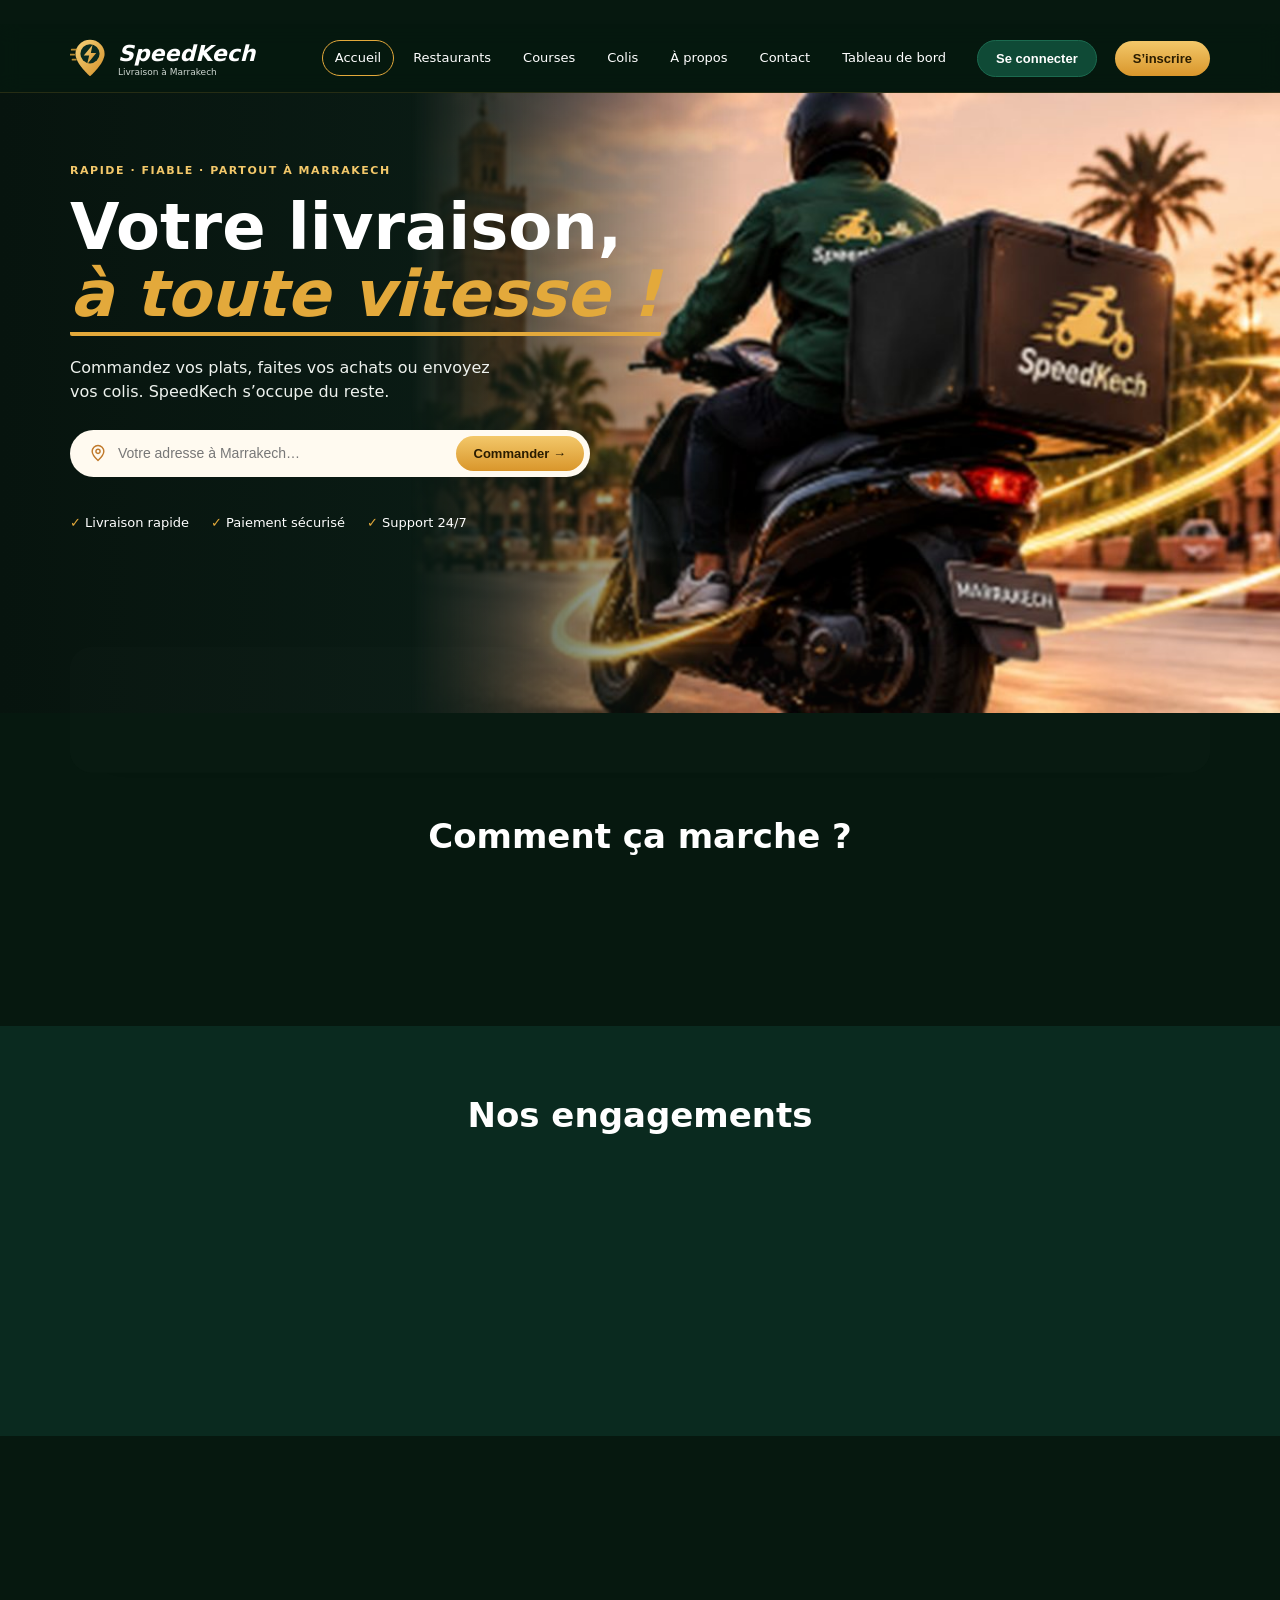
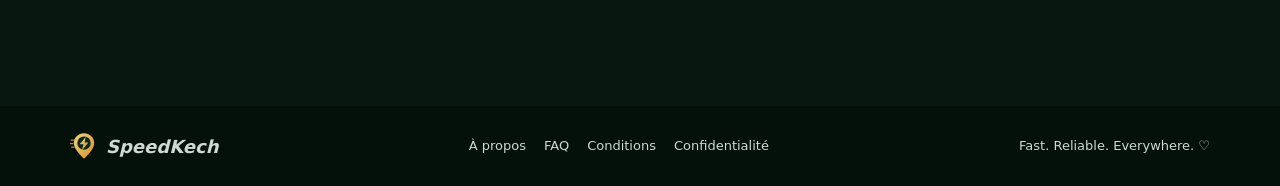
<file: index.html>
<!DOCTYPE html>
<html lang="fr">
<head>
<meta charset="utf-8">
<meta name="viewport" content="width=device-width, initial-scale=1, viewport-fit=cover">
<meta http-equiv="Content-Security-Policy" content="default-src 'none'; style-src 'self' https://fonts.googleapis.com; font-src https://fonts.gstatic.com; img-src 'self' data:; script-src 'self'; connect-src 'self'; form-action 'none'; base-uri 'none'">
<meta name="referrer" content="no-referrer">
<title>SpeedKech – Livraison à Marrakech</title>
<link href="https://fonts.googleapis.com/css2?family=Poppins:wght@400;500;600;700;800&display=swap" rel="stylesheet">
<link rel="icon" href="logo.svg" type="image/svg+xml">
<link rel="stylesheet" href="hero.css">
<link rel="stylesheet" href="style.css">
</head>
<body>
<svg width="0" height="0" style="position:absolute" aria-hidden="true"><defs>
<symbol id="i-food" viewBox="0 0 24 24"><path d="M4 10a8 6 0 0 1 16 0z"/><path d="M3 13.5h18"/><path d="M4 17h16l-1 1.5a2.5 2.5 0 0 1-2 1H7a2.5 2.5 0 0 1-2-1z"/></symbol>
<symbol id="i-cart" viewBox="0 0 24 24"><circle cx="9" cy="20" r="1.5"/><circle cx="18" cy="20" r="1.5"/><path d="M2 3h3l2.6 11.5a1 1 0 0 0 1 .8h8.8a1 1 0 0 0 1-.8L20 7H6"/></symbol>
<symbol id="i-box" viewBox="0 0 24 24"><path d="M21 8l-9-5-9 5v8l9 5 9-5z"/><path d="M3 8l9 5 9-5M12 13v8"/></symbol>
<symbol id="i-med" viewBox="0 0 24 24"><path d="M10 3h4v7h7v4h-7v7h-4v-7H3v-4h7z"/></symbol>
<symbol id="i-lock" viewBox="0 0 24 24"><rect x="4" y="11" width="16" height="10" rx="2"/><path d="M8 11V8a4 4 0 0 1 8 0v3"/></symbol>
<symbol id="i-card" viewBox="0 0 24 24"><rect x="2" y="5" width="20" height="14" rx="2"/><path d="M2 10h20M6 15h4"/></symbol>
<symbol id="i-shield" viewBox="0 0 24 24"><path d="M12 3l8 3v6c0 5-3.5 8-8 9-4.5-1-8-4-8-9V6z"/><path d="M8.5 12l2.5 2.5 4.5-5"/></symbol>
<symbol id="i-heart" viewBox="0 0 24 24"><path d="M12 20s-8-5-8-11a4.5 4.5 0 0 1 8-2.5A4.5 4.5 0 0 1 20 9c0 6-8 11-8 11z"/></symbol>
<symbol id="i-pin" viewBox="0 0 24 24"><path d="M12 21s-7-6.2-7-11a7 7 0 0 1 14 0c0 4.8-7 11-7 11z"/><circle cx="12" cy="10" r="2.5"/></symbol>
<symbol id="i-menu" viewBox="0 0 24 24"><path d="M4 7h16M4 12h16M4 17h16"/></symbol>
</defs></svg>
<header><div class="wrap"><nav aria-label="Navigation principale">
<a class="logo" href="#accueil" aria-label="SpeedKech, accueil"><img src="logo.svg" alt="" width="40" height="40"><span>SpeedKech<small>Livraison à Marrakech</small></span></a>
<button class="burger" id="burger" aria-expanded="false" aria-controls="links" aria-label="Menu"><svg class="i" aria-hidden="true"><use href="#i-menu"/></svg></button>
<div class="links" id="links"><a href="#accueil" aria-current="page">Accueil</a><a href="restaurants.html">Restaurants</a><a href="#services">Courses</a><a href="#services">Colis</a><a href="#valeurs">À propos</a><a href="#contact">Contact</a><a href="dashboard.html">Tableau de bord</a></div>
<button class="btn d nbtn" data-open="login">Se connecter</button><button class="btn g nbtn" data-open="signup">S’inscrire</button>
</nav></div></header>

<main id="accueil">
<div class="hero">

<div class="wrap"><div class="in">
<p class="tag">RAPIDE · FIABLE · PARTOUT À MARRAKECH</p>
<h1>Votre livraison, <em>à toute vitesse !</em></h1>
<p class="lead">Commandez vos plats, faites vos achats ou envoyez vos colis. SpeedKech s’occupe du reste.</p>
<form class="search" id="addr" novalidate autocomplete="off" role="search">
<span class="pin"><svg class="i" aria-hidden="true"><use href="#i-pin"/></svg></span><input id="addrIn" type="text" maxlength="120" placeholder="Votre adresse à Marrakech…" aria-label="Votre adresse à Marrakech">
<button class="btn g" type="submit">Commander →</button></form>
<p class="msg" id="addrMsg" role="status"></p>
<div class="chips"><span>Livraison rapide</span><span>Paiement sécurisé</span><span>Support 24/7</span></div>
</div></div></div>

<div class="wrap" id="services"><div class="cats">
<a class="cat" href="restaurants.html"><div class="ico"><svg class="i" aria-hidden="true"><use href="#i-food"/></svg></div><div><h3>Restaurants</h3><p>Vos plats préférés, livrés chez vous</p></div></a>
<a class="cat" href="#services"><div class="ico"><svg class="i" aria-hidden="true"><use href="#i-cart"/></svg></div><div><h3>Courses</h3><p>Produits frais et courses du quotidien</p></div></a>
<a class="cat" href="#services"><div class="ico"><svg class="i" aria-hidden="true"><use href="#i-box"/></svg></div><div><h3>Colis</h3><p>Envoyez et recevez vos colis facilement</p></div></a>
<a class="cat" href="#services"><div class="ico"><svg class="i" aria-hidden="true"><use href="#i-med"/></svg></div><div><h3>Pharmacie</h3><p>Vos médicaments en toute sécurité</p></div></a>
</div></div>

<section><div class="wrap"><h2>Comment ça marche ?</h2><div class="steps">
<div class="step"><span class="num">1</span><div><b>Choisissez</b><p>Parcourez les catégories et trouvez ce dont vous avez besoin.</p></div></div>
<div class="step"><span class="num">2</span><div><b>Commandez</b><p>Indiquez votre adresse et confirmez votre commande.</p></div></div>
<div class="step"><span class="num">3</span><div><b>Recevez</b><p>Notre livreur vous apporte votre commande rapidement.</p></div></div>
</div></div></section>

<section class="values" id="valeurs"><div class="wrap"><h2>Nos engagements</h2><div class="vgrid">
<div class="v"><svg class="i" aria-hidden="true"><use href="#i-lock"/></svg><b>Vos données protégées</b><p>Connexion chiffrée, mots de passe jamais conservés en clair, et aucune revente de vos informations.</p></div>
<div class="v"><svg class="i" aria-hidden="true"><use href="#i-card"/></svg><b>Paiement sécurisé</b><p>Paiement à la livraison ou en ligne via des prestataires certifiés. Nous ne stockons jamais votre carte.</p></div>
<div class="v"><svg class="i" aria-hidden="true"><use href="#i-shield"/></svg><b>Livreurs vérifiés</b><p>Identité contrôlée, formation et assurance pour chaque livreur de la communauté.</p></div>
<div class="v"><svg class="i" aria-hidden="true"><use href="#i-heart"/></svg><b>Local et équitable</b><p>Prix clairs sans frais cachés, commissions justes pour les commerçants de Marrakech.</p></div>
</div></div></section>

<section id="contact"><div class="wrap"><div class="join"><div><h2>Rejoignez notre communauté !</h2><p>Commerçants, livreurs… développez votre activité avec SpeedKech.</p></div><button class="btn g" data-open="signup">Nous rejoindre →</button></div></div></section>
</main>

<footer><div class="wrap"><a class="logo sm" href="#accueil"><img src="logo.svg" alt="" width="28" height="28">SpeedKech</a>
<nav aria-label="Pied de page"><a href="#valeurs">À propos</a><a href="#contact">FAQ</a><a href="#valeurs">Conditions</a><a href="#contact">Confidentialité</a></nav>
<span>Fast. Reliable. Everywhere. ♡</span></div></footer>

<dialog id="dlg" aria-labelledby="dt"><h2 id="dt" style="text-align:left;font-size:22px;margin-bottom:4px"></h2>
<form id="af" novalidate autocomplete="on">
<div class="hp" aria-hidden="true"><label>Ne pas remplir<input id="hp" tabindex="-1" autocomplete="off"></label></div>
<div id="nameRow"><label for="nm">Nom complet</label><input class="f" id="nm" maxlength="60" autocomplete="name"></div>
<label for="em">E-mail</label><input class="f" id="em" type="email" maxlength="254" autocomplete="email" required>
<label for="pw">Mot de passe</label><input class="f" id="pw" type="password" maxlength="128" autocomplete="current-password" required>
<div class="meter" id="mt" hidden><i></i></div>
<p class="err" id="er" role="alert"></p>
<div class="actions"><button class="btn g" type="submit" id="sb"></button><button class="btn d" type="button" id="cl">Annuler</button></div>
<p class="fnote">Vos données sont envoyées uniquement via une connexion chiffrée (HTTPS).</p>
</form></dialog>

<script src="script.js" defer></script>
</body>
</html>
</file>
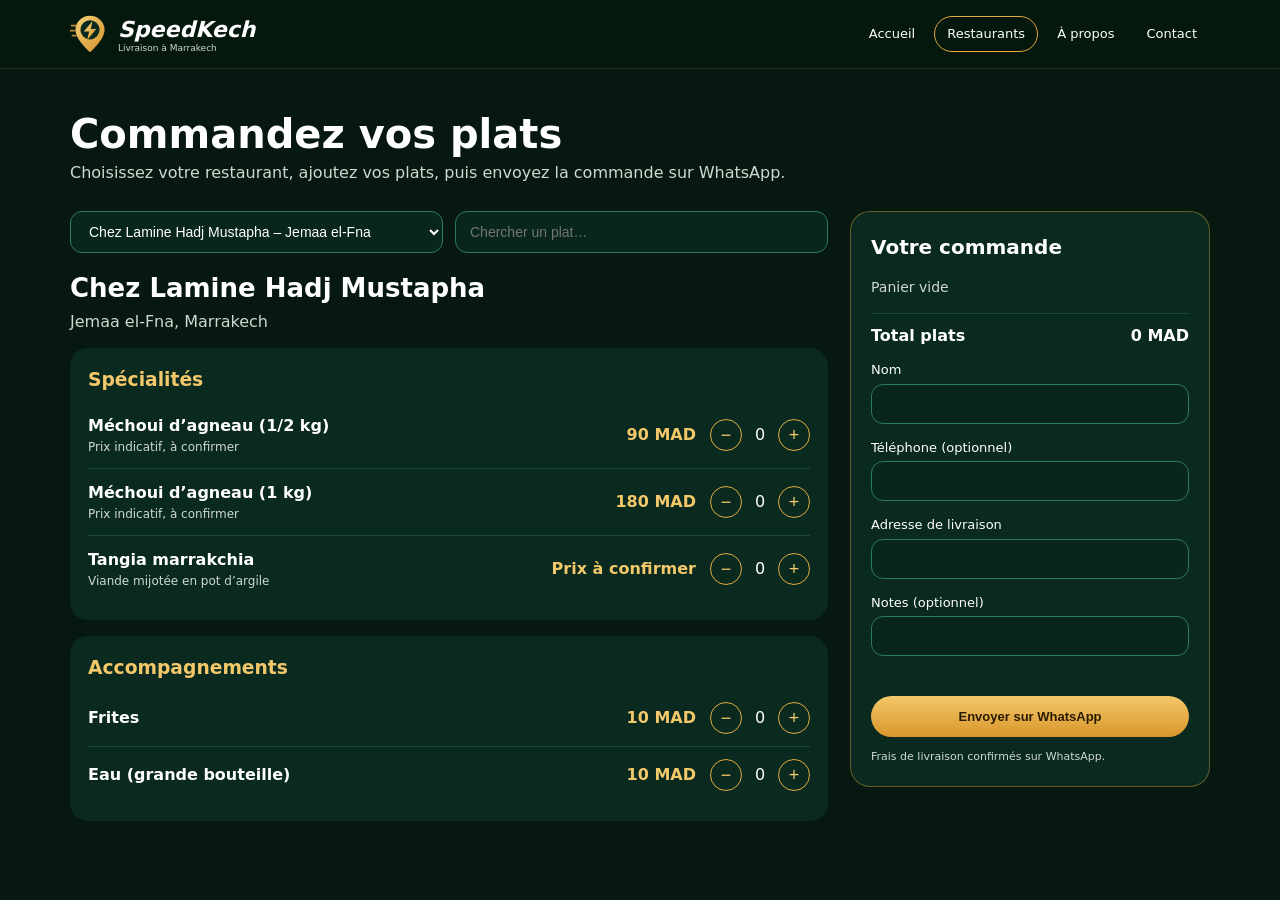
<file: restaurants.html>
<!DOCTYPE html>
<html lang="fr">
<head>
<meta charset="utf-8">
<meta name="viewport" content="width=device-width, initial-scale=1, viewport-fit=cover">
<meta http-equiv="Content-Security-Policy" content="default-src 'none'; style-src 'self' https://fonts.googleapis.com; font-src https://fonts.gstatic.com; img-src 'self' data:; script-src 'self'; connect-src 'none'; form-action 'none'; base-uri 'none'">
<meta name="referrer" content="no-referrer">
<title>SpeedKech – Restaurants à Marrakech</title>
<link href="https://fonts.googleapis.com/css2?family=Poppins:wght@400;500;600;700;800&display=swap" rel="stylesheet">
<link rel="icon" href="logo.svg" type="image/svg+xml">
<link rel="stylesheet" href="style.css">
<link rel="stylesheet" href="restaurants.css">
</head>
<body>
<header><div class="wrap"><nav aria-label="Navigation principale">
<a class="logo" href="index.html"><img src="logo.svg" alt="" width="40" height="40"><span>SpeedKech<small>Livraison à Marrakech</small></span></a>
<div class="links" id="links"><a href="index.html">Accueil</a><a href="restaurants.html" aria-current="page">Restaurants</a><a href="index.html#valeurs">À propos</a><a href="index.html#contact">Contact</a></div>
</nav></div></header>
<main class="wrap">
<div class="rhead"><h1>Commandez vos plats</h1><p>Choisissez votre restaurant, ajoutez vos plats, puis envoyez la commande sur WhatsApp.</p></div>
<div class="rgrid">
<div>
  <div class="tools"><select class="f" id="rs" aria-label="Restaurant"></select><input class="f" id="q" type="search" maxlength="40" placeholder="Chercher un plat…" aria-label="Chercher un plat"></div>
  <h2 id="rt"></h2><p id="ra" class="rsub"></p>
  <div id="menu"></div>
</div>
<aside class="cartp" aria-label="Panier">
  <h2>Votre commande</h2><ul id="lines"></ul>
  <div class="tt"><span>Total plats</span><span id="tot">0 MAD</span></div>
  <label for="nm">Nom</label><input class="f" id="nm" maxlength="50" autocomplete="name">
  <label for="ph">Téléphone (optionnel)</label><input class="f" id="ph" maxlength="20" inputmode="tel" autocomplete="tel">
  <label for="ad">Adresse de livraison</label><input class="f" id="ad" maxlength="160" autocomplete="street-address">
  <label for="nt">Notes (optionnel)</label><input class="f" id="nt" maxlength="200">
  <p class="err" id="er" role="alert"></p>
  <button class="btn g wab" id="send" type="button">Envoyer sur WhatsApp</button>
  <p class="fnote">Frais de livraison confirmés sur WhatsApp.</p>
</aside>
</div>
</main>
<script src="menus.js" defer></script>
<script src="restaurants.js" defer></script>
</body>
</html>
</file>
<file: hero.css>
:root{--hero:url("[data-uri]")}
</file>
<file: style.css>
:root{--bg:#0a2a1f;--bg2:#06180f;--gold:#e3a93b;--gold2:#f3c86a;--ink:#fff;--muted:#cfd8d2;--card:#fbf6ec;--cardink:#1a2b22;--cardmuted:#5c6a62;--line:#e8dfcc;--err:#ff8a7a}
@media (prefers-color-scheme:dark){:root:not([data-theme="light"]){--card:#12352a;--cardink:#f4efe2;--cardmuted:#b5c3bb;--line:#24493b}}
:root[data-theme="dark"]{--card:#12352a;--cardink:#f4efe2;--cardmuted:#b5c3bb;--line:#24493b}
*{box-sizing:border-box;margin:0}
:root{padding-top:env(safe-area-inset-top,0px);padding-bottom:env(safe-area-inset-bottom,0px)}
html{scroll-padding-top:90px;scroll-behavior:smooth}
body{font-family:'Poppins',system-ui,-apple-system,'Segoe UI',Arial,sans-serif;background:var(--bg2);color:var(--ink);line-height:1.5}
a{color:inherit;text-decoration:none}
:focus-visible{outline:3px solid var(--gold2);outline-offset:2px}
.wrap{max-width:1180px;margin:0 auto;padding:0 20px}
header{position:sticky;top:env(safe-area-inset-top,0px);z-index:20;background:rgba(6,24,15,.88);backdrop-filter:blur(10px)}
nav{display:flex;align-items:center;gap:18px;height:68px}
.logo{display:flex;align-items:center;gap:8px;font-weight:800;font-size:22px;font-style:italic}
.logo small{display:block;font-size:9px;font-weight:500;font-style:normal;color:var(--muted);margin-top:-4px}
.logo img{display:block;flex:none}
.links{display:flex;gap:6px;margin-left:auto;font-size:13px;font-weight:500}
.links a{padding:8px 13px;border-radius:99px}
.links a:hover,.links a[aria-current]{border:1px solid var(--gold);padding:7px 12px}
.btn{border:0;cursor:pointer;font:600 13px/1 'Poppins',sans-serif;padding:11px 18px;border-radius:99px;display:inline-flex;align-items:center;gap:6px}
.btn.g{background:linear-gradient(#f3c86a,#d9962b);color:#2a1c00}
.btn.d{background:#0f4a36;color:#fff;border:1px solid #1b6a4f}
.burger{display:none;background:none;border:1px solid var(--gold);color:var(--gold);border-radius:8px;padding:6px 10px;font-size:18px;cursor:pointer}
.hero{position:relative;overflow:hidden;min-height:620px;background:radial-gradient(55% 75% at 88% 72%,rgba(233,168,90,.45),transparent 70%),linear-gradient(90deg,#07140e 0%,#0b1d16 45%,#2a2a1c 100%)}
.hero::before{content:"";background:var(--hero) 75% 50%/cover no-repeat;position:absolute;right:0;top:0;width:68%;height:100%;object-fit:cover;object-position:75% 50%;-webkit-mask-image:linear-gradient(90deg,transparent 0,#000 38%);mask-image:linear-gradient(90deg,transparent 0,#000 38%)}
.hero .in{position:relative;padding:70px 0 150px;max-width:620px}
.tag{font-size:11px;font-weight:600;letter-spacing:.14em;color:var(--gold2)}
h1{font-size:clamp(38px,6vw,64px);line-height:1.05;font-weight:800;margin:14px 0}
h1 em{display:block;color:var(--gold);font-weight:700;border-bottom:4px solid var(--gold);width:max-content;padding-bottom:4px;border-radius:2px}
.lead{max-width:430px;color:#eef2ee;margin:20px 0 26px}
.search{display:flex;align-items:center;gap:8px;background:#fffaf0;border-radius:99px;padding:6px 6px 6px 18px;max-width:520px;color:#222}
.search input{flex:1;min-width:0;border:0;background:none;font:400 14px 'Poppins',sans-serif;color:#222;outline:0}
.search input::placeholder{color:#777}
.msg{font-size:12px;min-height:18px;margin-top:6px;color:var(--gold2)}
.chips{display:flex;flex-wrap:wrap;gap:22px;margin-top:12px;font-size:13px;font-weight:500}
.chips span:before{content:"✓ ";color:var(--gold)}
.cats{position:relative;margin:-92px auto 0;z-index:5;background:var(--card);color:var(--cardink);border-radius:22px;padding:16px;display:grid;grid-template-columns:repeat(4,1fr);gap:14px;box-shadow:0 20px 50px rgba(0,0,0,.35)}
.cat{display:flex;gap:12px;align-items:center;padding:10px;border-radius:16px;border:1px solid var(--line);transition:.2s}
.cat:hover{border-color:var(--gold)}
.ico{flex:none;width:72px;height:72px;border-radius:14px;display:grid;place-items:center;font-size:34px;background:#f1e4c8}
.cat h3{font-size:15px}.cat p{font-size:12px;color:var(--cardmuted)}
section{padding:64px 0}
h2{text-align:center;font-size:clamp(24px,3.5vw,34px);margin-bottom:34px}
.steps{display:grid;grid-template-columns:repeat(3,1fr);gap:20px}
.step{display:flex;gap:14px;align-items:flex-start}
.num{flex:none;width:36px;height:36px;border-radius:50%;background:var(--gold);color:#2a1c00;font-weight:700;display:grid;place-items:center}
.step p{color:var(--muted);font-size:14px}
.values{background:var(--bg)}
.vgrid{display:grid;grid-template-columns:repeat(4,1fr);gap:16px}
.v{background:rgba(255,255,255,.05);border:1px solid rgba(227,169,59,.35);border-radius:18px;padding:22px}
.v b{display:block;color:var(--gold2);margin:8px 0 4px}
.v p{font-size:13px;color:var(--muted)}
.join{display:flex;align-items:center;justify-content:space-between;gap:20px;flex-wrap:wrap;background:#0d3a2b;border:1px solid #1b6a4f;border-radius:20px;padding:30px}
.join p{color:var(--muted);max-width:520px;font-size:14px}
footer{background:#04110a;padding:26px 0;font-size:13px;color:var(--muted)}
footer .wrap{display:flex;flex-wrap:wrap;gap:18px;align-items:center;justify-content:space-between}
footer nav{height:auto;gap:18px}
dialog{border:1px solid var(--gold);border-radius:20px;background:#0d3a2b;color:#fff;padding:26px;width:min(420px,92vw)}
dialog::backdrop{background:rgba(0,0,0,.7)}
label{display:block;font-size:13px;margin:12px 0 4px}
.f{width:100%;padding:11px 14px;border-radius:12px;border:1px solid #2c7c5f;background:#08261b;color:#fff;font:400 14px 'Poppins',sans-serif}
.hp{position:absolute;left:-9999px;height:0;overflow:hidden}
.meter{height:5px;border-radius:3px;background:#24493b;margin-top:6px;overflow:hidden}
.meter i{display:block;height:100%;width:0;background:var(--err);transition:.2s}
.err{color:var(--err);font-size:12px;min-height:16px;margin-top:8px}
@media(max-width:900px){.links{display:none;position:absolute;top:68px;left:0;right:0;flex-direction:column;background:#06180f;padding:10px 20px}.links.open{display:flex}.burger{display:block;margin-left:auto}.hero .in{padding-bottom:230px}.hero::before{width:100%;opacity:.55}.cats,.vgrid{grid-template-columns:1fr 1fr}.steps{grid-template-columns:1fr}.nbtn{display:none}}
@media(max-width:560px){.cats,.vgrid{grid-template-columns:1fr}}
@media(prefers-reduced-motion:reduce){*{transition:none!important;scroll-behavior:auto!important}}

.logo.sm{font-size:18px}
.join h2{text-align:left;margin-bottom:8px}
.fnote{font-size:11px;color:var(--muted);margin-top:12px}
.actions{display:flex;gap:10px;margin-top:10px}
.i{width:1em;height:1em;fill:none;stroke:currentColor;stroke-width:1.7;stroke-linecap:round;stroke-linejoin:round;flex:none}
.ico{background:linear-gradient(135deg,#1b4a38,#0f2f23);color:var(--gold2);font-size:34px;border:1px solid rgba(227,169,59,.45)}
.cat{background:rgba(255,255,255,.04)}
.cat:hover{transform:translateY(-5px);box-shadow:0 14px 30px rgba(0,0,0,.28)}
.v .i{font-size:30px;color:var(--gold)}
.pin{display:grid;place-items:center;color:#c0792a;font-size:20px}
.burger .i{font-size:22px}
.btn{transition:.25s}.btn.g:hover{filter:brightness(1.08);box-shadow:0 8px 26px rgba(227,169,59,.4);transform:translateY(-2px)}
.v{transition:.3s}.v:hover{transform:translateY(-6px);border-color:var(--gold);background:rgba(227,169,59,.08)}
@keyframes up{from{opacity:0;transform:translateY(28px)}to{opacity:1;transform:none}}
@keyframes kb{from{transform:scale(1)}to{transform:scale(1.07)}}
.hero .in>*{animation:up .8s cubic-bezier(.2,.7,.2,1) both}
.hero .in>:nth-child(2){animation-delay:.1s}.hero .in>:nth-child(3){animation-delay:.2s}.hero .in>:nth-child(4){animation-delay:.3s}.hero .in>:nth-child(n+5){animation-delay:.4s}
.hero::before{animation:kb 20s ease-in-out infinite alternate}
.rv{opacity:0;transform:translateY(26px);transition:opacity .7s,transform .7s}
.rv.in{opacity:1;transform:none}
header{border-bottom:1px solid rgba(227,169,59,.15)}
@media(prefers-reduced-motion:reduce){.hero .in>*,.hero::before{animation:none}.rv{opacity:1;transform:none}}
</file>
<file: restaurants.css>
.rhead{padding:30px 0 10px}.rhead h1{font-size:clamp(28px,4vw,40px);margin-bottom:6px}
.rhead p{color:var(--muted)}
.rgrid{display:grid;grid-template-columns:1fr 360px;gap:22px;align-items:start;padding:16px 0 60px}
.tools{display:flex;gap:12px;flex-wrap:wrap;margin-bottom:16px}.tools .f{flex:1;min-width:180px}
.cg{background:var(--bg);border-radius:18px;padding:18px;margin-bottom:16px}
.cg h3{color:var(--gold2);margin-bottom:8px}
.it{display:grid;grid-template-columns:1fr auto auto;gap:14px;align-items:center;padding:12px 0;border-bottom:1px solid #1b4a38}
.it:last-child{border:0}.it small{display:block;color:var(--muted);font-size:12px}
.pr{color:var(--gold2);font-weight:600;white-space:nowrap}
.qty{display:flex;align-items:center;gap:8px}.qn{min-width:20px;text-align:center}
.qb{width:32px;height:32px;border-radius:50%;border:1px solid var(--gold);background:none;color:var(--gold2);font-size:18px;cursor:pointer}
.qb:hover{background:var(--gold);color:#2a1c00}
.cartp{position:sticky;top:84px;background:var(--bg);border:1px solid rgba(227,169,59,.4);border-radius:20px;padding:20px}
.cartp h2{text-align:left;font-size:20px;margin-bottom:10px}
.cartp ul{list-style:none;padding:0;font-size:14px;margin-bottom:10px}.cartp li{padding:5px 0}.cartp .empty{color:var(--muted)}
.tt{display:flex;justify-content:space-between;font-weight:700;border-top:1px solid #1b4a38;padding-top:10px}
.cartp .f{margin-bottom:2px}.wab{width:100%;justify-content:center;margin-top:14px;padding:14px}
@media(max-width:900px){.rgrid{grid-template-columns:1fr}.cartp{position:static}}
#rt{text-align:left;margin-bottom:2px;font-size:26px}.rsub{color:var(--muted);margin-bottom:14px}
</file>
